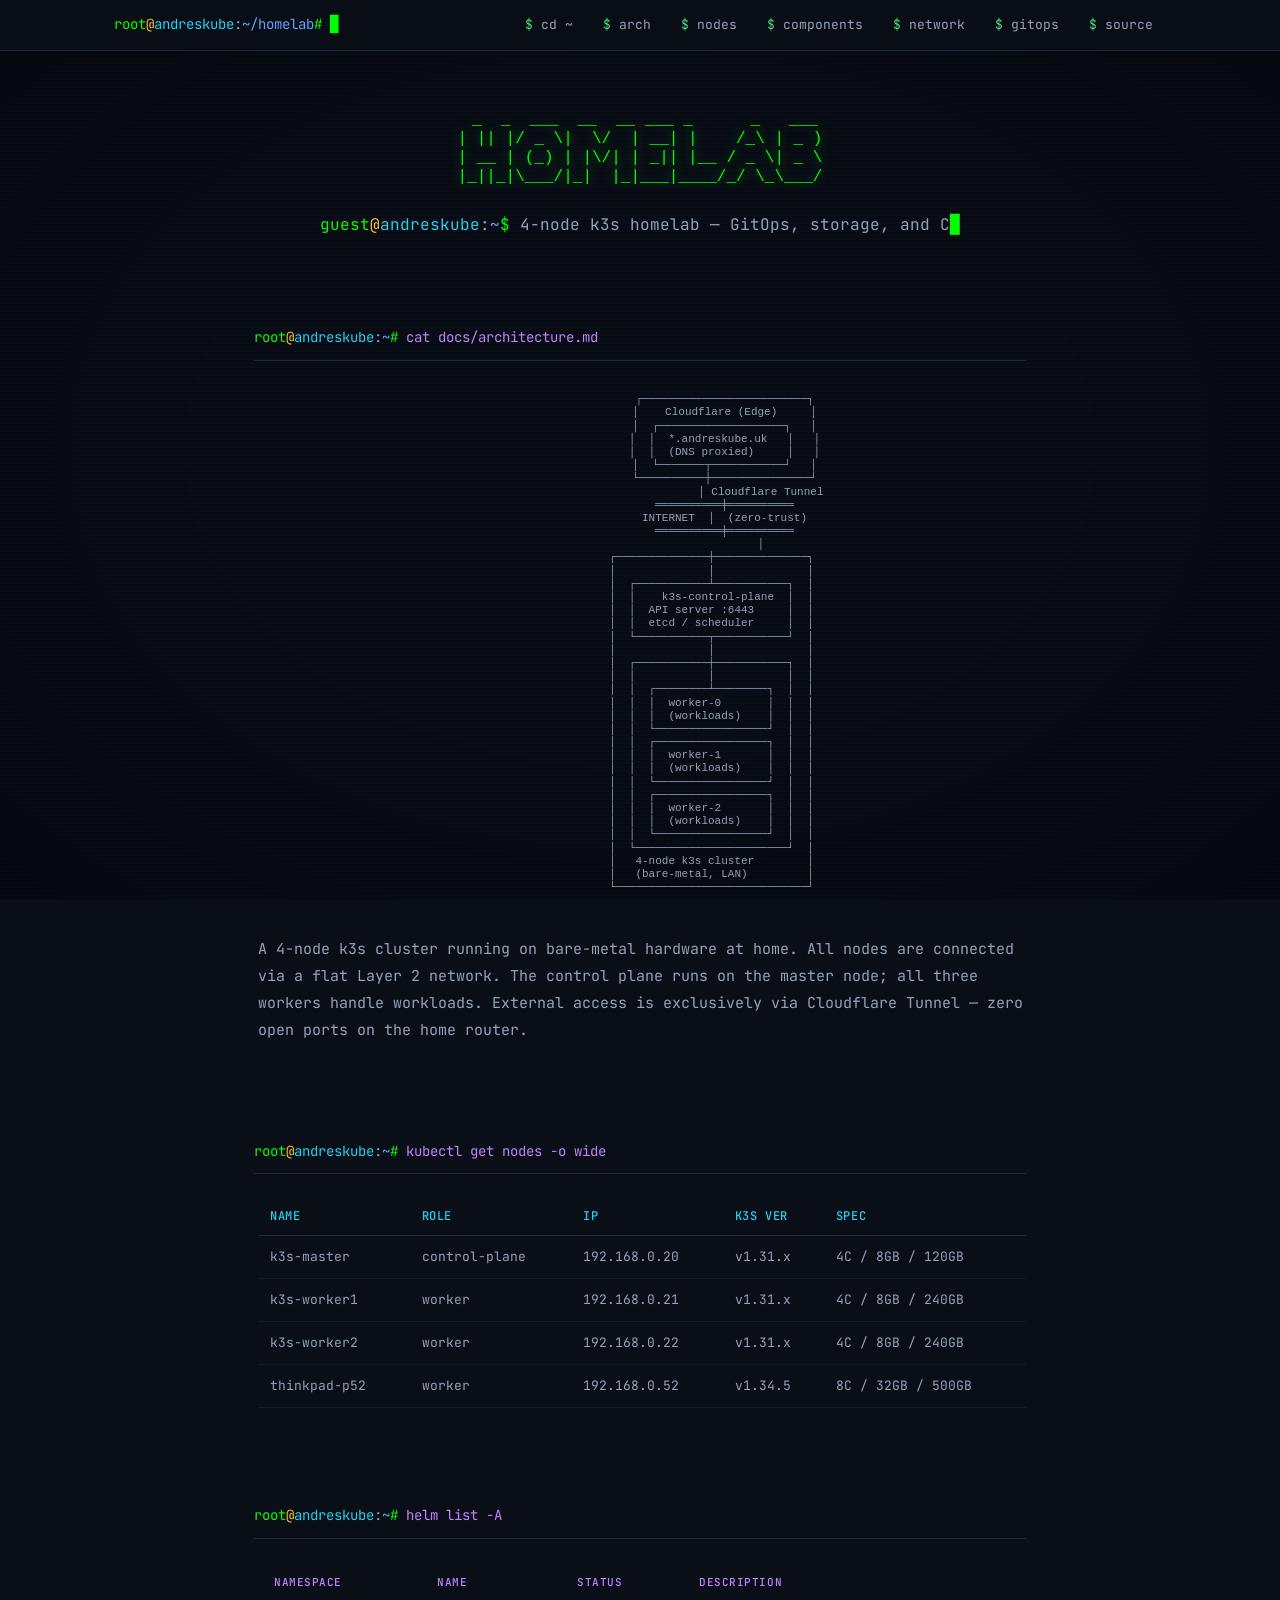
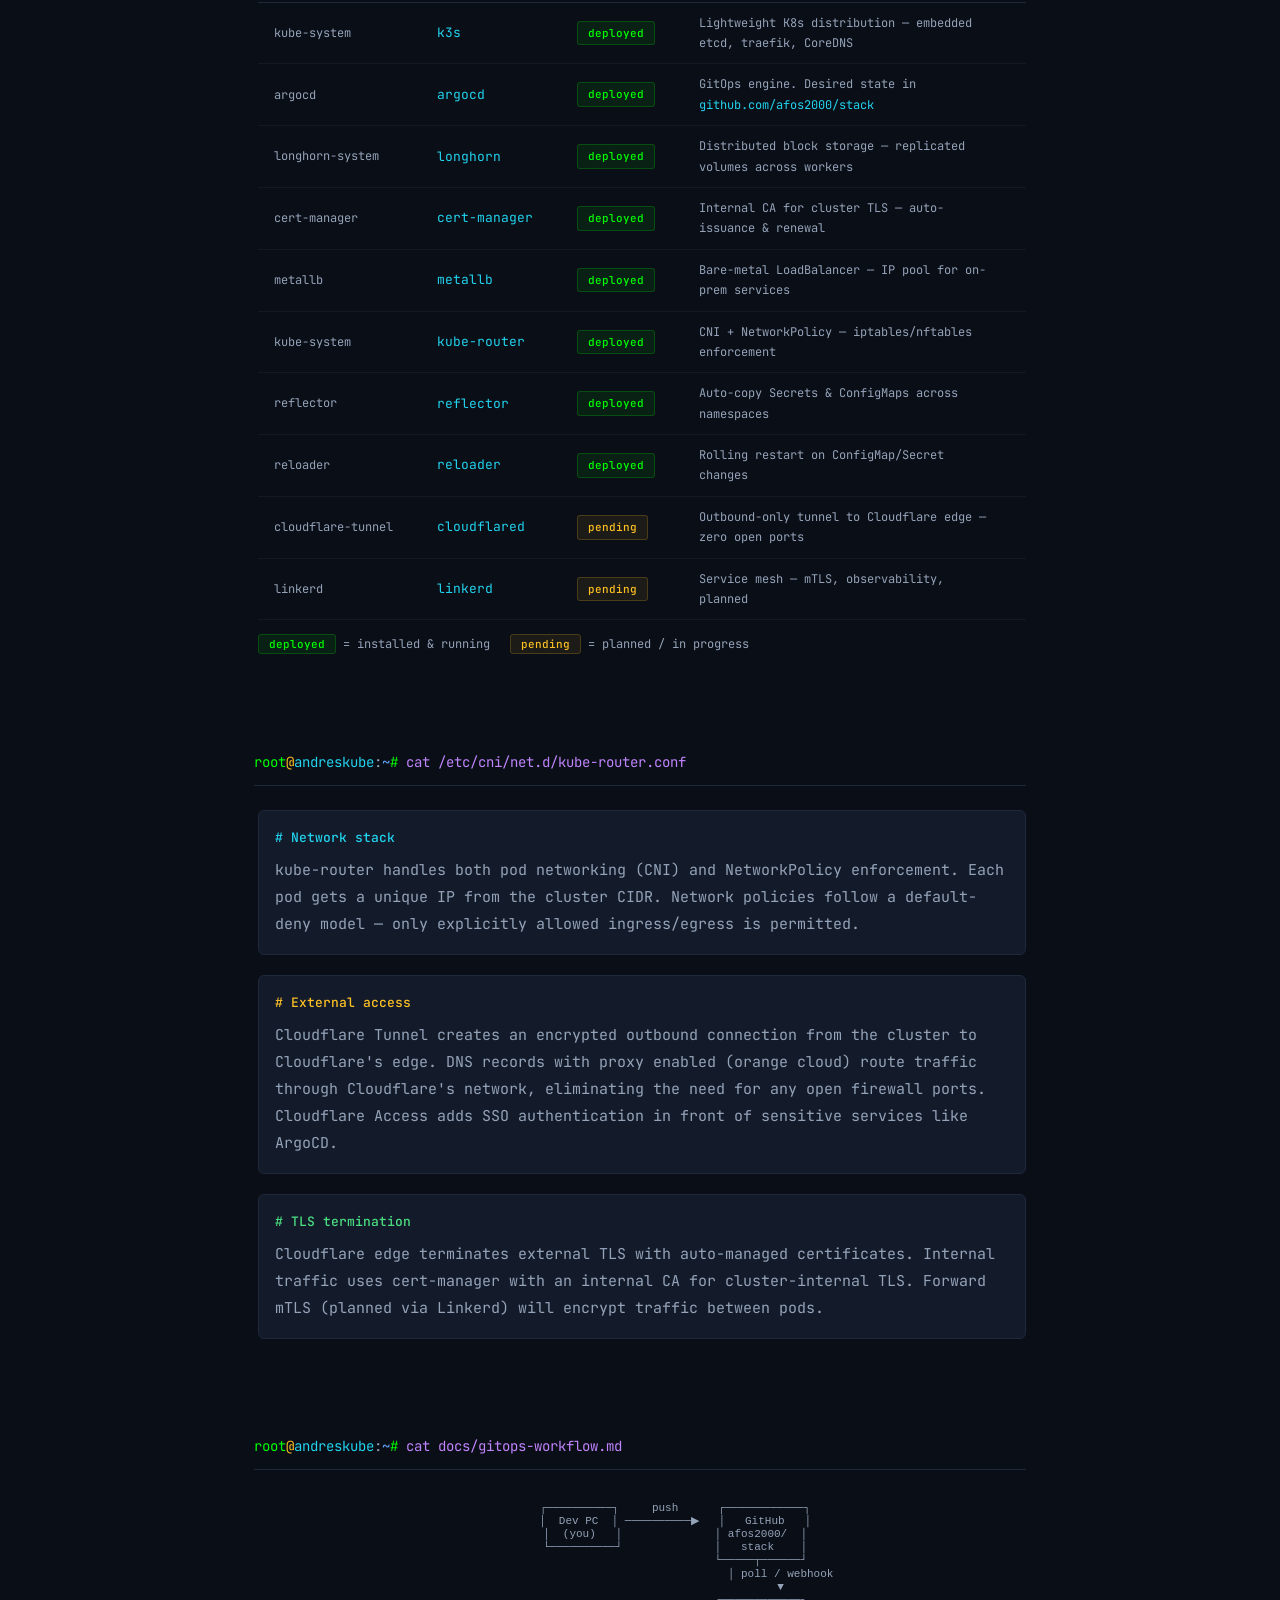
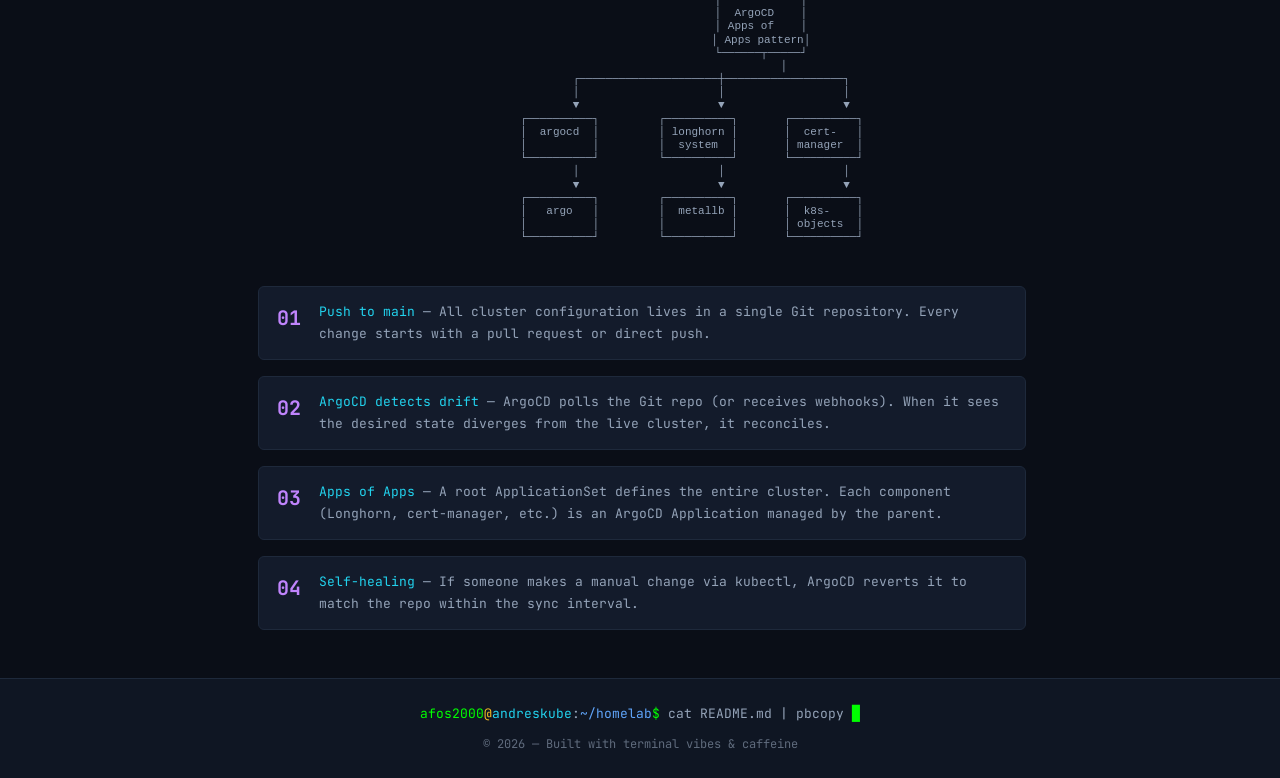
<file: homelab.html>
<!DOCTYPE html>
<html lang="en">
<head>
  <meta charset="UTF-8">
  <meta name="viewport" content="width=device-width, initial-scale=1.0">
  <title>afos2000@andreskube:~/homelab#</title>
  <meta name="description" content="4-node k3s homelab — GitOps, Longhorn, ArgoCD, Cloudflare Tunnel">
  <meta property="og:title" content="Homelab — andreskube.uk">
  <meta property="og:description" content="4-node k3s cluster with GitOps workflow">
  <meta property="og:url" content="https://cv.andreskube.uk/homelab.html">
  <link rel="preconnect" href="https://fonts.googleapis.com">
  <link rel="preconnect" href="https://fonts.gstatic.com" crossorigin>
  <link href="https://fonts.googleapis.com/css2?family=JetBrains+Mono:wght@400;500;700&display=swap" rel="stylesheet">
  <link rel="stylesheet" href="assets/css/styles.css">
  <link rel="icon" type="image/svg+xml" href="data:image/svg+xml,<svg xmlns='http://www.w3.org/2000/svg' viewBox='0 0 16 16'><text y='14' font-size='14' font-family='monospace' fill='%234ade80'>&#36;</text></svg>">
</head>
<body>
  <canvas id="matrix-canvas" aria-hidden="true"></canvas>
  <div id="scanlines" aria-hidden="true"></div>

  <header role="banner">
    <nav role="navigation" aria-label="Terminal navigation">
      <div class="prompt">
        <span class="user">root</span><span class="at">@</span><span class="host">andreskube</span><span class="colon">:</span><span class="path">~/homelab</span><span class="hash">#</span>
        <span class="cursor blink">█</span>
      </div>
      <ul class="nav-links">
        <li><a href="index.html" class="nav-item" data-cmd="cd ~">cd ~</a></li>
        <li><a href="#architecture" class="nav-item" data-cmd="arch">arch</a></li>
        <li><a href="#nodes" class="nav-item" data-cmd="nodes">nodes</a></li>
        <li><a href="#components" class="nav-item" data-cmd="components">components</a></li>
        <li><a href="#network" class="nav-item" data-cmd="network">network</a></li>
        <li><a href="#gitops" class="nav-item" data-cmd="gitops">gitops</a></li>
        <li><a href="https://github.com/afos2000/stack" class="nav-item" data-cmd="source">source</a></li>
      </ul>
    </nav>
  </header>

  <main>
    <!-- Hero -->
    <section id="hero">
      <div class="hero-banner">
        <pre class="ascii-banner" role="img" aria-label="HOMELAB ASCII art"> _  _  ___  __  __ ___ _      _   ___
| || |/ _ \|  \/  | __| |    /_\ | _ )
| __ | (_) | |\/| | _|| |__ / _ \| _ \
|_||_|\___/|_|  |_|___|____/_/ \_\___/</pre>
        <p class="tagline"><span class="prompt-inline"><span class="user">guest</span><span class="at">@</span><span class="host">andreskube</span><span class="colon">:</span><span class="path">~</span><span class="hash">$</span></span> <span id="typed-text"></span><span class="cursor blink">█</span></p>
      </div>
    </section>

    <!-- Architecture -->
    <section id="architecture" class="section">
      <div class="section-header">
        <span class="prompt-inline"><span class="user">root</span><span class="at">@</span><span class="host">andreskube</span><span class="colon">:</span><span class="path">~</span><span class="hash">#</span></span>
        <span class="cmd">cat docs/architecture.md</span>
      </div>
      <div class="section-body">
        <pre class="diagram" role="img" aria-label="Architecture diagram">
                         ┌─────────────────────────┐
                         │    Cloudflare (Edge)     │
                         │  ┌───────────────────┐   │
                         │  │  *.andreskube.uk   │   │
                         │  │  (DNS proxied)     │   │
                         │  └───────┬───────────┘   │
                         └──────────┼───────────────┘
                                    │ Cloudflare Tunnel
                         ══════════╪══════════
                         INTERNET  │  (zero-trust)
                         ══════════╪══════════
                                    │
                     ┌──────────────┼──────────────┐
                     │              │              │
                     │  ┌───────────┴───────────┐  │
                     │  │    k3s-control-plane  │  │
                     │  │  API server :6443     │  │
                     │  │  etcd / scheduler     │  │
                     │  └───────────┬───────────┘  │
                     │              │              │
                     │  ┌───────────┼───────────┐  │
                     │  │           │           │  │
                     │  │  ┌────────┴────────┐  │  │
                     │  │  │  worker-0       │  │  │
                     │  │  │  (workloads)    │  │  │
                     │  │  └─────────────────┘  │  │
                     │  │  ┌─────────────────┐  │  │
                     │  │  │  worker-1       │  │  │
                     │  │  │  (workloads)    │  │  │
                     │  │  └─────────────────┘  │  │
                     │  │  ┌─────────────────┐  │  │
                     │  │  │  worker-2       │  │  │
                     │  │  │  (workloads)    │  │  │
                     │  │  └─────────────────┘  │  │
                     │  └───────────────────────┘  │
                     │   4-node k3s cluster        │
                     │   (bare-metal, LAN)         │
                     └─────────────────────────────┘
        </pre>
        <p class="about-text">A 4-node k3s cluster running on bare-metal hardware at home. All nodes are connected via a flat Layer 2 network. The control plane runs on the master node; all three workers handle workloads. External access is exclusively via Cloudflare Tunnel — zero open ports on the home router.</p>
      </div>
    </section>

    <!-- Nodes -->
    <section id="nodes" class="section">
      <div class="section-header">
        <span class="prompt-inline"><span class="user">root</span><span class="at">@</span><span class="host">andreskube</span><span class="colon">:</span><span class="path">~</span><span class="hash">#</span></span>
        <span class="cmd">kubectl get nodes -o wide</span>
      </div>
      <div class="section-body">
        <div class="nodes-table-wrapper">
          <table class="nodes-table" role="grid" aria-label="Cluster nodes">
            <thead>
              <tr>
                <th>NAME</th>
                <th>ROLE</th>
                <th>IP</th>
                <th>K3S VER</th>
                <th>SPEC</th>
              </tr>
            </thead>
            <tbody>
              <tr>
                <td class="hl-cyan">k3s-master</td>
                <td>control-plane</td>
                <td>192.168.0.20</td>
                <td>v1.31.x</td>
                <td>4C / 8GB / 120GB</td>
              </tr>
              <tr>
                <td class="hl-cyan">k3s-worker1</td>
                <td>worker</td>
                <td>192.168.0.21</td>
                <td>v1.31.x</td>
                <td>4C / 8GB / 240GB</td>
              </tr>
              <tr>
                <td class="hl-cyan">k3s-worker2</td>
                <td>worker</td>
                <td>192.168.0.22</td>
                <td>v1.31.x</td>
                <td>4C / 8GB / 240GB</td>
              </tr>
              <tr>
                <td class="hl-cyan">thinkpad-p52</td>
                <td>worker</td>
                <td>192.168.0.52</td>
                <td>v1.34.5</td>
                <td>8C / 32GB / 500GB</td>
              </tr>
            </tbody>
          </table>
        </div>
      </div>
    </section>

    <!-- Components -->
    <section id="components" class="section">
      <div class="section-header">
        <span class="prompt-inline"><span class="user">root</span><span class="at">@</span><span class="host">andreskube</span><span class="colon">:</span><span class="path">~</span><span class="hash">#</span></span>
        <span class="cmd">helm list -A</span>
      </div>
      <div class="section-body">
        <div class="helm-table-wrapper">
          <table class="helm-table" role="grid" aria-label="Helm releases">
            <thead>
              <tr>
                <th>NAMESPACE</th>
                <th>NAME</th>
                <th>STATUS</th>
                <th>DESCRIPTION</th>
              </tr>
            </thead>
            <tbody>
              <tr><td class="ns">kube-system</td><td class="hl-cyan">k3s</td><td><span class="status deployed">deployed</span></td><td class="desc">Lightweight K8s distribution — embedded etcd, traefik, CoreDNS</td></tr>
              <tr><td class="ns">argocd</td><td class="hl-cyan">argocd</td><td><span class="status deployed">deployed</span></td><td class="desc">GitOps engine. Desired state in <a href="https://github.com/afos2000/stack" target="_blank">github.com/afos2000/stack</a></td></tr>
              <tr><td class="ns">longhorn-system</td><td class="hl-cyan">longhorn</td><td><span class="status deployed">deployed</span></td><td class="desc">Distributed block storage — replicated volumes across workers</td></tr>
              <tr><td class="ns">cert-manager</td><td class="hl-cyan">cert-manager</td><td><span class="status deployed">deployed</span></td><td class="desc">Internal CA for cluster TLS — auto-issuance &amp; renewal</td></tr>
              <tr><td class="ns">metallb</td><td class="hl-cyan">metallb</td><td><span class="status deployed">deployed</span></td><td class="desc">Bare-metal LoadBalancer — IP pool for on-prem services</td></tr>
              <tr><td class="ns">kube-system</td><td class="hl-cyan">kube-router</td><td><span class="status deployed">deployed</span></td><td class="desc">CNI + NetworkPolicy — iptables/nftables enforcement</td></tr>
              <tr><td class="ns">reflector</td><td class="hl-cyan">reflector</td><td><span class="status deployed">deployed</span></td><td class="desc">Auto-copy Secrets &amp; ConfigMaps across namespaces</td></tr>
              <tr><td class="ns">reloader</td><td class="hl-cyan">reloader</td><td><span class="status deployed">deployed</span></td><td class="desc">Rolling restart on ConfigMap/Secret changes</td></tr>
              <tr><td class="ns">cloudflare-tunnel</td><td class="hl-cyan">cloudflared</td><td><span class="status wip">pending</span></td><td class="desc">Outbound-only tunnel to Cloudflare edge — zero open ports</td></tr>
              <tr><td class="ns">linkerd</td><td class="hl-cyan">linkerd</td><td><span class="status wip">pending</span></td><td class="desc">Service mesh — mTLS, observability, planned</td></tr>
            </tbody>
          </table>
        </div>
        <div class="helm-legend">
          <span><span class="status deployed">deployed</span> = installed &amp; running</span>
          <span><span class="status wip">pending</span> = planned / in progress</span>
        </div>
      </div>
    </section>

    <!-- Network -->
    <section id="network" class="section">
      <div class="section-header">
        <span class="prompt-inline"><span class="user">root</span><span class="at">@</span><span class="host">andreskube</span><span class="colon">:</span><span class="path">~</span><span class="hash">#</span></span>
        <span class="cmd">cat /etc/cni/net.d/kube-router.conf</span>
      </div>
      <div class="section-body">
        <div class="network-summary">
          <div class="net-section">
            <p class="net-title hl-cyan"># Network stack</p>
            <p class="about-text">kube-router handles both pod networking (CNI) and NetworkPolicy enforcement. Each pod gets a unique IP from the cluster CIDR. Network policies follow a default-deny model — only explicitly allowed ingress/egress is permitted.</p>
          </div>
          <div class="net-section">
            <p class="net-title hl-amber"># External access</p>
            <p class="about-text">Cloudflare Tunnel creates an encrypted outbound connection from the cluster to Cloudflare's edge. DNS records with proxy enabled (orange cloud) route traffic through Cloudflare's network, eliminating the need for any open firewall ports. Cloudflare Access adds SSO authentication in front of sensitive services like ArgoCD.</p>
          </div>
          <div class="net-section">
            <p class="net-title hl-green"># TLS termination</p>
            <p class="about-text">Cloudflare edge terminates external TLS with auto-managed certificates. Internal traffic uses cert-manager with an internal CA for cluster-internal TLS. Forward mTLS (planned via Linkerd) will encrypt traffic between pods.</p>
          </div>
        </div>
      </div>
    </section>

    <!-- GitOps Workflow -->
    <section id="gitops" class="section">
      <div class="section-header">
        <span class="prompt-inline"><span class="user">root</span><span class="at">@</span><span class="host">andreskube</span><span class="colon">:</span><span class="path">~</span><span class="hash">#</span></span>
        <span class="cmd">cat docs/gitops-workflow.md</span>
      </div>
      <div class="section-body">
        <pre class="diagram" role="img" aria-label="GitOps workflow">
          ┌──────────┐     push      ┌────────────┐
          │  Dev PC  │ ──────────▶   │   GitHub   │
          │  (you)   │              │ afos2000/  │
          └──────────┘              │   stack    │
                                    └─────┬──────┘
                                          │ poll / webhook
                                          ▼
                                    ┌────────────┐
                                    │  ArgoCD    │
                                    │ Apps of    │
                                    │ Apps pattern│
                                    └──────┬─────┘
                                           │
                     ┌─────────────────────┼──────────────────┐
                     │                     │                  │
                     ▼                     ▼                  ▼
               ┌──────────┐         ┌──────────┐       ┌──────────┐
               │  argocd  │         │ longhorn │       │  cert-   │
               │          │         │  system  │       │ manager  │
               └──────────┘         └──────────┘       └──────────┘
                     │                     │                  │
                     ▼                     ▼                  ▼
               ┌──────────┐         ┌──────────┐       ┌──────────┐
               │   argo   │         │  metallb │       │  k8s-    │
               │          │         │          │       │ objects  │
               └──────────┘         └──────────┘       └──────────┘
        </pre>
        <div class="workflow-steps">
          <div class="step">
            <span class="step-num hl-purple">01</span>
            <div><span class="hl-cyan">Push to main</span> — All cluster configuration lives in a single Git repository. Every change starts with a pull request or direct push.</div>
          </div>
          <div class="step">
            <span class="step-num hl-purple">02</span>
            <div><span class="hl-cyan">ArgoCD detects drift</span> — ArgoCD polls the Git repo (or receives webhooks). When it sees the desired state diverges from the live cluster, it reconciles.</div>
          </div>
          <div class="step">
            <span class="step-num hl-purple">03</span>
            <div><span class="hl-cyan">Apps of Apps</span> — A root ApplicationSet defines the entire cluster. Each component (Longhorn, cert-manager, etc.) is an ArgoCD Application managed by the parent.</div>
          </div>
          <div class="step">
            <span class="step-num hl-purple">04</span>
            <div><span class="hl-cyan">Self-healing</span> — If someone makes a manual change via kubectl, ArgoCD reverts it to match the repo within the sync interval.</div>
          </div>
        </div>
      </div>
    </section>
  </main>

  <footer role="contentinfo">
    <div class="footer-prompt">
      <span class="user">afos2000</span><span class="at">@</span><span class="host">andreskube</span><span class="colon">:</span><span class="path">~/homelab</span><span class="hash">$</span>
      <span>cat README.md | pbcopy</span>
      <span class="cursor blink">█</span>
    </div>
    <p class="footer-meta">&copy; 2026 — Built with terminal vibes &amp; caffeine</p>
  </footer>

  <script>
    (function () {
      'use strict';

      // Matrix Rain
      function initMatrix() {
        const canvas = document.getElementById('matrix-canvas');
        if (!canvas) return;
        const ctx = canvas.getContext('2d');
        let width, height, columns, drops;
        function resize() {
          width = window.innerWidth;
          height = window.innerHeight;
          canvas.width = width;
          canvas.height = height;
          columns = Math.floor(width / 16);
          drops = Array(columns).fill(0).map(() => Math.random() * -100);
        }
        resize();
        window.addEventListener('resize', resize);
        const chars = '01{}[]<>/\\|;:=+-*';
        function draw() {
          ctx.fillStyle = 'rgba(10, 14, 23, 0.05)';
          ctx.fillRect(0, 0, width, height);
          ctx.font = '14px monospace';
          for (let i = 0; i < drops.length; i++) {
            const char = chars[Math.floor(Math.random() * chars.length)];
            const x = i * 16;
            const y = drops[i] * 14;
            ctx.fillStyle = y > height * 0.75 ? 'rgba(0, 255, 0, 0.5)' : 'rgba(0, 255, 0, 0.2)';
            ctx.fillText(char, x, y);
            if (y > height && Math.random() > 0.975) drops[i] = 0;
            drops[i] += 0.5 + Math.random() * 0.5;
          }
          requestAnimationFrame(draw);
        }
        draw();
      }

      // Typewriter
      function typewriter(el, text, speed) {
        let i = 0;
        el.textContent = '';
        function type() {
          if (i < text.length) {
            el.textContent += text[i];
            i++;
            setTimeout(type, speed);
          }
        }
        type();
      }

      // Smooth scroll
      document.querySelectorAll('.nav-item[href^="#"]').forEach(function (link) {
        link.addEventListener('click', function (e) {
          e.preventDefault();
          var target = document.querySelector(this.getAttribute('href'));
          if (target) target.scrollIntoView({ behavior: 'smooth', block: 'start' });
        });
      });

      // Key bindings (1-7)
      document.addEventListener('keydown', function (e) {
        if (e.altKey || e.ctrlKey || e.metaKey) return;
        var num = parseInt(e.key);
        if (num >= 1 && num <= 7) {
          var links = document.querySelectorAll('.nav-item');
          var idx = num - 1;
          if (links[idx]) { links[idx].click(); links[idx].focus(); }
        }
      });

      document.addEventListener('DOMContentLoaded', function () {
        initMatrix();
        var typed = document.getElementById('typed-text');
        if (typed) typewriter(typed, '4-node k3s homelab — GitOps, storage, and Cloudflare Tunnel', 35);
      });
    })();
  </script>
</body>
</html>
</file>
<file: assets/css/styles.css>
*, *::before, *::after {
  margin: 0;
  padding: 0;
  box-sizing: border-box;
}

:root {
  --green: #4ade80;
  --green-bright: #86efac;
  --amber: #fbbf24;
  --cyan: #22d3ee;
  --red: #f87171;
  --purple: #c084fc;
  --blue: #60a5fa;
  --bg-primary: #0a0e17;
  --bg-secondary: #0f1623;
  --bg-card: #131b2b;
  --text-primary: #e2e8f0;
  --text-secondary: #94a3b8;
  --border: #1e293b;
  --font-mono: 'JetBrains Mono', monospace;
  --font-size: 15px;
  --line-height: 1.7;
}

html {
  scroll-behavior: smooth;
}

body {
  font-family: var(--font-mono);
  font-size: var(--font-size);
  line-height: var(--line-height);
  background-color: var(--bg-primary);
  color: var(--text-primary);
  min-height: 100vh;
  position: relative;
  overflow-x: hidden;
}

/* Matrix Rain Canvas */
#matrix-canvas {
  position: fixed;
  top: 0;
  left: 0;
  width: 100%;
  height: 100%;
  z-index: 0;
  opacity: 0.15;
  pointer-events: none;
}

/* CRT Scanlines */
#scanlines {
  position: fixed;
  top: 0;
  left: 0;
  width: 100%;
  height: 100%;
  z-index: 1;
  pointer-events: none;
  background: repeating-linear-gradient(
    0deg,
    transparent,
    transparent 2px,
    rgba(0, 0, 0, 0.08) 2px,
    rgba(0, 0, 0, 0.08) 4px
  );
}

#scanlines::after {
  content: '';
  position: fixed;
  top: 0;
  left: 0;
  width: 100%;
  height: 100%;
  background: radial-gradient(ellipse at center, transparent 50%, rgba(0, 0, 0, 0.3) 100%);
  pointer-events: none;
}

/* Respect reduced motion */
@media (prefers-reduced-motion: reduce) {
  #matrix-canvas { display: none; }
  .cursor { animation: none; }
  .blink { animation: none; }
  #scanlines { display: none; }
  .ascii-banner { display: none; }
}

/* Layout */
header, main, footer {
  position: relative;
  z-index: 2;
}

/* Typing animation */
@keyframes blink {
  0%, 100% { opacity: 1; }
  50% { opacity: 0; }
}

.blink {
  animation: blink 1s step-end infinite;
}

/* Navigation */
header {
  border-bottom: 1px solid var(--border);
  background: rgba(10, 14, 23, 0.95);
  backdrop-filter: blur(8px);
  position: sticky;
  top: 0;
  z-index: 10;
}

nav {
  max-width: 1100px;
  margin: 0 auto;
  padding: 12px 24px;
  display: flex;
  align-items: center;
  justify-content: space-between;
  gap: 16px;
  flex-wrap: wrap;
}

.prompt {
  font-size: 14px;
  white-space: nowrap;
}

.nav-links {
  list-style: none;
  display: flex;
  gap: 4px;
  flex-wrap: wrap;
}

.nav-item {
  color: var(--text-secondary);
  text-decoration: none;
  padding: 4px 12px;
  border: 1px solid transparent;
  border-radius: 4px;
  font-size: 13px;
  transition: all 0.2s;
}

.nav-item::before {
  content: '$ ';
  color: var(--green);
}

.nav-item:hover, .nav-item:focus {
  color: var(--green);
  border-color: var(--border);
  background: rgba(74, 222, 128, 0.05);
  outline: none;
}

.nav-item:focus {
  border-color: var(--green);
}

/* Terminal colors */
.user { color: #00ff00; }
.at { color: var(--amber); }
.host { color: var(--cyan); }
.colon { color: var(--text-secondary); }
.path { color: var(--blue); }
.hash { color: #00ff00; }
.cursor { color: #00ff00; }

/* Hero */
#hero {
  max-width: 900px;
  margin: 0 auto;
  padding: 60px 24px 40px;
  text-align: center;
}

.hero-title {
  font-size: 28px;
  font-weight: 700;
  margin-bottom: 8px;
  letter-spacing: 2px;
}

.hero-user {
  color: #00ff00;
  text-shadow: 0 0 12px rgba(0, 255, 0, 0.6), 0 0 24px rgba(0, 255, 0, 0.3);
}

.hero-at {
  color: var(--amber);
}

.hero-host {
  color: var(--cyan);
}

.hero-subtitle {
  color: var(--text-secondary);
  font-size: 14px;
  letter-spacing: 4px;
  margin-bottom: 16px;
  opacity: 0.8;
}

.ascii-banner {
  color: #00ff00;
  font-size: 16px;
  line-height: 1.2;
  text-align: center;
  margin-bottom: 24px;
  text-shadow: 0 0 12px rgba(0, 255, 0, 0.6), 0 0 24px rgba(0, 255, 0, 0.3);
}

.tagline {
  color: var(--text-secondary);
  font-size: 16px;
  min-height: 1.6em;
}

.prompt-inline {
  font-size: inherit;
}

/* Sections */
.section {
  max-width: 820px;
  margin: 0 auto;
  padding: 48px 24px;
}

.section-header {
  display: flex;
  align-items: center;
  gap: 8px;
  margin-bottom: 24px;
  font-size: 14px;
  color: var(--text-secondary);
  border-bottom: 1px solid var(--border);
  padding-bottom: 10px;
}

.cmd {
  color: var(--purple);
}

.section-body {
  padding-left: 4px;
}

/* About */
.about-text {
  color: var(--text-secondary);
  margin-bottom: 12px;
  line-height: 1.8;
}

.about-text:last-child {
  margin-bottom: 0;
}

/* Skills */
.skills-grid {
  display: grid;
  grid-template-columns: repeat(auto-fill, minmax(260px, 1fr));
  gap: 16px;
}

.skill-card {
  background: var(--bg-card);
  border: 1px solid var(--border);
  border-radius: 6px;
  padding: 16px;
  transition: border-color 0.2s;
}

.skill-card:hover {
  border-color: rgba(74, 222, 128, 0.3);
}

.skill-category {
  color: var(--cyan);
  font-size: 12px;
  font-weight: 500;
  text-transform: uppercase;
  letter-spacing: 0.05em;
  margin-bottom: 10px;
}

.skill-items {
  display: flex;
  flex-wrap: wrap;
  gap: 6px;
}

.skill-tag {
  background: rgba(74, 222, 128, 0.08);
  color: var(--green);
  padding: 3px 10px;
  border-radius: 3px;
  font-size: 12px;
  border: 1px solid rgba(74, 222, 128, 0.15);
}

/* Experience */
.exp-card {
  background: var(--bg-card);
  border: 1px solid var(--border);
  border-radius: 6px;
  padding: 20px;
  margin-bottom: 16px;
}

.exp-header {
  display: flex;
  justify-content: space-between;
  align-items: baseline;
  flex-wrap: wrap;
  gap: 8px;
  margin-bottom: 12px;
}

.exp-role {
  color: var(--text-primary);
  font-weight: 500;
}

.exp-company {
  color: var(--amber);
}

.exp-period {
  color: var(--text-secondary);
  font-size: 13px;
}

.exp-highlights {
  list-style: none;
  padding: 0;
}

.exp-highlights li {
  color: var(--text-secondary);
  padding: 4px 0;
  padding-left: 16px;
  position: relative;
  font-size: 14px;
}

.exp-highlights li::before {
  content: '>';
  position: absolute;
  left: 0;
  color: var(--green);
}

/* Projects */
.projects-grid {
  display: grid;
  grid-template-columns: repeat(auto-fill, minmax(300px, 1fr));
  gap: 16px;
}

.project-card {
  background: var(--bg-card);
  border: 1px solid var(--border);
  border-radius: 6px;
  padding: 20px;
  text-decoration: none;
  color: inherit;
  transition: all 0.2s;
  display: flex;
  flex-direction: column;
}

.project-card:hover, .project-card:focus {
  border-color: var(--cyan);
  transform: translateY(-1px);
  outline: none;
}

.project-name {
  color: var(--cyan);
  font-weight: 500;
  margin-bottom: 8px;
}

.project-name::before {
  content: '📦 ';
}

.project-desc {
  color: var(--text-secondary);
  font-size: 13px;
  line-height: 1.6;
  margin-bottom: 12px;
  flex: 1;
}

.project-tech {
  display: flex;
  flex-wrap: wrap;
  gap: 4px;
}

.project-tech-tag {
  color: var(--purple);
  font-size: 11px;
  border: 1px solid rgba(192, 132, 252, 0.2);
  padding: 2px 8px;
  border-radius: 3px;
}

@media (max-width: 640px) {
  .comp {
    flex-wrap: wrap;
    gap: 6px;
  }
  .comp-ns {
    min-width: auto;
    width: 100%;
    font-size: 10px;
    order: -1;
  }
  .comp-name {
    min-width: auto;
  }
}

/* Kubeastronaut */
.kube-card {
  display: flex;
  gap: 28px;
  background: var(--bg-card);
  border: 1px solid var(--border);
  border-radius: 8px;
  padding: 28px;
  align-items: flex-start;
}

.kube-badge-wrap {
  flex-shrink: 0;
  width: 50px;
}

.kube-badge-img {
  width: 100%;
  height: auto;
  image-rendering: auto;
}

.kube-info {
  flex: 1;
  min-width: 0;
}

.kube-title-line {
  display: flex;
  align-items: center;
  gap: 10px;
  margin-bottom: 12px;
}

.kube-icon {
  font-size: 28px;
}

.kube-title {
  font-size: 22px;
  font-weight: 700;
  color: #00ff00;
  text-shadow: 0 0 10px rgba(0, 255, 0, 0.4);
}

.kube-desc {
  color: var(--text-secondary);
  font-size: 13px;
  line-height: 1.6;
  margin-bottom: 14px;
}

.kube-certs {
  display: flex;
  flex-wrap: wrap;
  gap: 6px;
  margin-bottom: 16px;
}

.kube-cert {
  background: rgba(0, 255, 0, 0.08);
  color: #00ff00;
  padding: 4px 14px;
  border-radius: 4px;
  font-size: 12px;
  border: 1px solid rgba(0, 255, 0, 0.2);
}

.kube-cta {
  display: flex;
  gap: 8px;
  flex-wrap: wrap;
}

.kube-cta .contact-link {
  font-size: 13px;
  padding: 6px 14px;
}

@media (max-width: 640px) {
  .kube-card {
    flex-direction: column;
    align-items: center;
    text-align: center;
  }
  .kube-badge-wrap {
    width: 100px;
  }
  .kube-title-line {
    justify-content: center;
  }
  .kube-certs {
    justify-content: center;
  }
  .kube-cta {
    justify-content: center;
  }
}

/* Publications */
.pub-item {
  background: var(--bg-card);
  border: 1px solid var(--border);
  border-radius: 6px;
  padding: 16px 20px;
  margin-bottom: 12px;
}

.pub-title {
  color: var(--text-primary);
  font-size: 14px;
  font-weight: 500;
  margin-bottom: 4px;
}

.pub-journal {
  color: var(--text-secondary);
  font-size: 12px;
  margin-bottom: 8px;
  font-style: italic;
}

.pub-link {
  color: var(--cyan);
  text-decoration: none;
  font-size: 13px;
}

.pub-link:hover {
  text-decoration: underline;
}

/* Languages */
.lang-list {
  display: flex;
  flex-wrap: wrap;
  gap: 8px;
}

.lang-tag {
  background: rgba(34, 211, 238, 0.08);
  color: var(--cyan);
  padding: 6px 16px;
  border-radius: 4px;
  font-size: 13px;
  border: 1px solid rgba(34, 211, 238, 0.2);
}

/* Contact */
.contact-links {
  display: flex;
  gap: 12px;
  flex-wrap: wrap;
}

.contact-link {
  display: inline-flex;
  align-items: center;
  gap: 8px;
  color: var(--text-secondary);
  text-decoration: none;
  padding: 10px 20px;
  border: 1px solid var(--border);
  border-radius: 6px;
  background: var(--bg-card);
  transition: all 0.2s;
  font-size: 14px;
}

.contact-link:hover, .contact-link:focus {
  color: var(--green);
  border-color: var(--green);
  outline: none;
}

.contact-link .arrow {
  color: var(--green);
}

/* Homelab page */
.diagram {
  color: var(--text-secondary);
  font-size: 11px;
  line-height: 1.2;
  margin-bottom: 20px;
  text-align: center;
  overflow-x: auto;
  white-space: pre;
  padding: 8px 0;
}

.nodes-table-wrapper {
  overflow-x: auto;
}

.nodes-table {
  width: 100%;
  border-collapse: collapse;
  font-size: 13px;
}

.nodes-table th {
  color: var(--cyan);
  font-weight: 500;
  text-align: left;
  padding: 8px 12px;
  border-bottom: 1px solid var(--border);
  font-size: 12px;
  text-transform: uppercase;
  letter-spacing: 0.05em;
}

.nodes-table td {
  color: var(--text-secondary);
  padding: 10px 12px;
  border-bottom: 1px solid rgba(30, 41, 59, 0.5);
  font-size: 13px;
}

.nodes-table tr:hover td {
  background: rgba(74, 222, 128, 0.02);
}

.hl-cyan { color: var(--cyan); }
.hl-amber { color: var(--amber); }
.hl-green { color: var(--green); }
.hl-purple { color: var(--purple); }

.helm-table-wrapper {
  overflow-x: auto;
}

.helm-table {
  width: 100%;
  border-collapse: collapse;
  font-size: 13px;
}

.helm-table th {
  color: var(--purple);
  font-weight: 500;
  text-align: left;
  padding: 10px 20px 10px 16px;
  border-bottom: 1px solid var(--border);
  font-size: 11px;
  text-transform: uppercase;
  letter-spacing: 0.05em;
}

.helm-table td {
  padding: 10px 28px 10px 16px;
  border-bottom: 1px solid rgba(30, 41, 59, 0.4);
  font-size: 13px;
  vertical-align: middle;
}

.helm-table tr:hover td {
  background: rgba(74, 222, 128, 0.02);
}

.helm-table .ns {
  color: var(--text-secondary);
  font-size: 12px;
  white-space: nowrap;
}

.helm-table td.hl-cyan {
  white-space: nowrap;
}

.helm-table .desc {
  color: var(--text-secondary);
  font-size: 12px;
}

.helm-table .desc a {
  color: var(--cyan);
  text-decoration: none;
}

.helm-table .desc a:hover {
  text-decoration: underline;
}

.status {
  display: inline-block;
  padding: 2px 10px;
  border-radius: 3px;
  font-size: 11px;
  font-weight: 500;
  white-space: nowrap;
}

.status.deployed {
  color: #00ff00;
  background: rgba(0, 255, 0, 0.08);
  border: 1px solid rgba(0, 255, 0, 0.2);
}

.status.wip {
  color: var(--amber);
  background: rgba(251, 191, 36, 0.08);
  border: 1px solid rgba(251, 191, 36, 0.2);
}

.helm-legend {
  display: flex;
  gap: 24px;
  margin-top: 14px;
  font-size: 12px;
  color: var(--text-secondary);
}

.helm-legend .status {
  display: inline;
}

.comp {
  display: flex;
  align-items: center;
  gap: 16px;
  padding: 12px 16px;
  border-radius: 6px;
  border-left: 3px solid transparent;
  font-size: 13px;
  transition: background 0.15s;
}

.comp:hover {
  background: rgba(255, 255, 255, 0.02);
}

.comp.comp-ok {
  border-left-color: #00ff00;
  background: rgba(0, 255, 0, 0.03);
}

.comp.comp-wip {
  border-left-color: var(--amber);
  background: rgba(251, 191, 36, 0.03);
}

.comp-ns {
  color: var(--text-secondary);
  font-size: 11px;
  min-width: 130px;
  flex-shrink: 0;
}

.comp-name {
  color: var(--cyan);
  font-weight: 500;
  min-width: 100px;
  flex-shrink: 0;
}

.comp-desc {
  color: var(--text-secondary);
  font-size: 12px;
}

.comp-desc a {
  color: var(--cyan);
  text-decoration: none;
}

.comp-desc a:hover {
  text-decoration: underline;
}

.helm-legend {
  display: flex;
  gap: 20px;
  margin-top: 14px;
  font-size: 12px;
  color: var(--text-secondary);
}

.status-green {
  color: #00ff00;
}

.status-amber {
  color: var(--amber);
}

.network-summary {
  display: flex;
  flex-direction: column;
  gap: 20px;
}

.net-section {
  padding: 16px;
  background: var(--bg-card);
  border: 1px solid var(--border);
  border-radius: 6px;
}

.net-title {
  font-size: 13px;
  font-weight: 500;
  margin-bottom: 8px;
}

.workflow-steps {
  display: flex;
  flex-direction: column;
  gap: 16px;
}

.step {
  display: flex;
  align-items: flex-start;
  gap: 14px;
  padding: 14px;
  background: var(--bg-card);
  border: 1px solid var(--border);
  border-radius: 6px;
  font-size: 13px;
  color: var(--text-secondary);
}

.step-num {
  flex-shrink: 0;
  font-size: 20px;
  font-weight: 700;
  font-family: var(--font-mono);
  width: 32px;
  text-align: center;
}

/* Footer */
footer {
  border-top: 1px solid var(--border);
  padding: 24px;
  text-align: center;
  background: var(--bg-secondary);
}

.footer-prompt {
  font-size: 13px;
  color: var(--text-secondary);
  margin-bottom: 8px;
}

.footer-meta {
  color: var(--text-secondary);
  font-size: 12px;
  opacity: 0.6;
}

/* Responsive */
@media (max-width: 640px) {
  nav {
    flex-direction: column;
    align-items: flex-start;
    gap: 8px;
    padding: 10px 16px;
  }

  .nav-links {
    gap: 2px;
  }

  .nav-item {
    font-size: 12px;
    padding: 3px 8px;
  }

  .ascii-banner {
    font-size: 6px;
  }

  #hero {
    padding: 32px 16px 24px;
  }

  .section {
    padding: 32px 16px;
  }

  .skills-grid {
    grid-template-columns: 1fr;
  }

  .projects-grid {
    grid-template-columns: 1fr;
  }

  .exp-header {
    flex-direction: column;
  }
}
</file>
